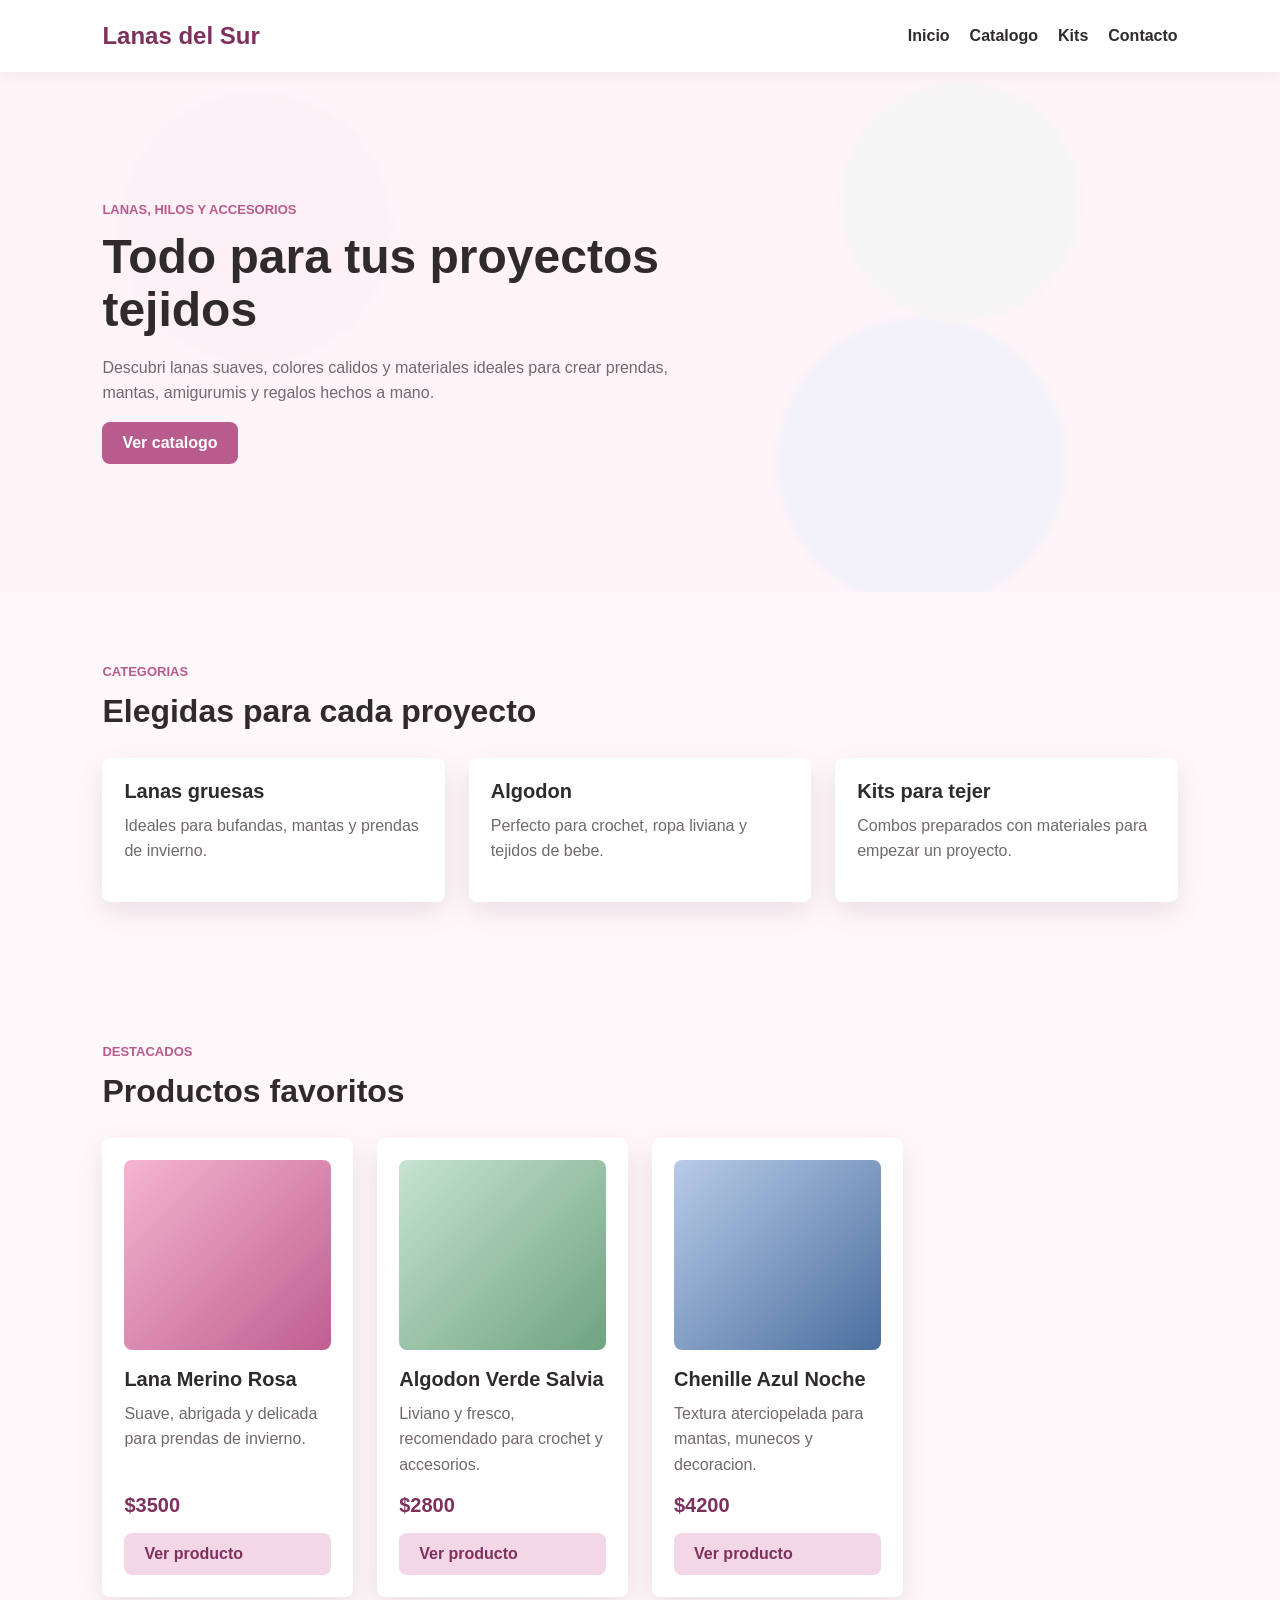
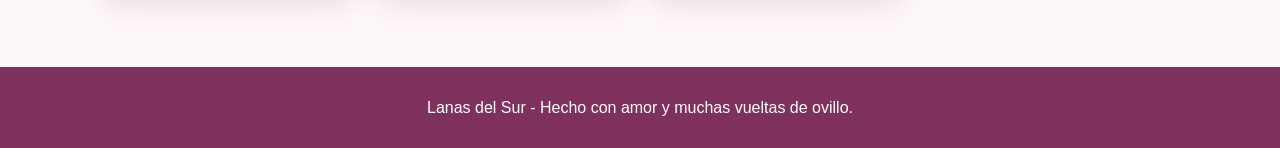
<file: index.html>
<!DOCTYPE html>
<html lang="es">
<head>
  <meta charset="UTF-8">
  <meta name="viewport" content="width=device-width, initial-scale=1.0">
  <title>Lanas del Sur</title>
  <link rel="stylesheet" href="css/styles.css">
</head>
<body>
  <header class="header">
    <a href="index.html" class="logo">Lanas del Sur</a>

    <nav class="nav">
      <a href="index.html">Inicio</a>
      <a href="catalogo.html">Catalogo</a>
      <a href="kits.html">Kits</a>
      <a href="contacto.html">Contacto</a>
    </nav>
  </header>

  <main>
    <section class="hero">
      <div class="hero-contenido">
        <p class="etiqueta">Lanas, hilos y accesorios</p>
        <h1>Todo para tus proyectos tejidos</h1>
        <p>
          Descubri lanas suaves, colores calidos y materiales ideales para
          crear prendas, mantas, amigurumis y regalos hechos a mano.
        </p>
        <a href="catalogo.html" class="boton">Ver catalogo</a>
      </div>
    </section>

    <section class="seccion">
      <div class="titulo-seccion">
        <p class="etiqueta">Categorias</p>
        <h2>Elegidas para cada proyecto</h2>
      </div>

      <div class="categorias-grid">
        <article class="categoria-card">
          <h3>Lanas gruesas</h3>
          <p>Ideales para bufandas, mantas y prendas de invierno.</p>
        </article>

        <article class="categoria-card">
          <h3>Algodon</h3>
          <p>Perfecto para crochet, ropa liviana y tejidos de bebe.</p>
        </article>

        <a href="kits.html" class="categoria-card">
          <h3>Kits para tejer</h3>
          <p>Combos preparados con materiales para empezar un proyecto.</p>
        </a>
      </div>
    </section>

    <section class="seccion">
      <div class="titulo-seccion">
        <p class="etiqueta">Destacados</p>
        <h2>Productos favoritos</h2>
      </div>

      <div class="productos-grid">
        <article class="producto-card">
          <div class="producto-imagen fondo-rosa"></div>
          <h3>Lana Merino Rosa</h3>
          <p>Suave, abrigada y delicada para prendas de invierno.</p>
          <span class="precio">$3500</span>
          <a href="catalogo.html" class="boton-secundario">Ver producto</a>
        </article>

        <article class="producto-card">
          <div class="producto-imagen fondo-verde"></div>
          <h3>Algodon Verde Salvia</h3>
          <p>Liviano y fresco, recomendado para crochet y accesorios.</p>
          <span class="precio">$2800</span>
          <a href="catalogo.html" class="boton-secundario">Ver producto</a>
        </article>

        <article class="producto-card">
          <div class="producto-imagen fondo-azul"></div>
          <h3>Chenille Azul Noche</h3>
          <p>Textura aterciopelada para mantas, munecos y decoracion.</p>
          <span class="precio">$4200</span>
          <a href="catalogo.html" class="boton-secundario">Ver producto</a>
        </article>
      </div>
    </section>
  </main>

  <footer class="footer">
    <p>Lanas del Sur - Hecho con amor y muchas vueltas de ovillo.</p>
  </footer>
</body>
</html>
</file>
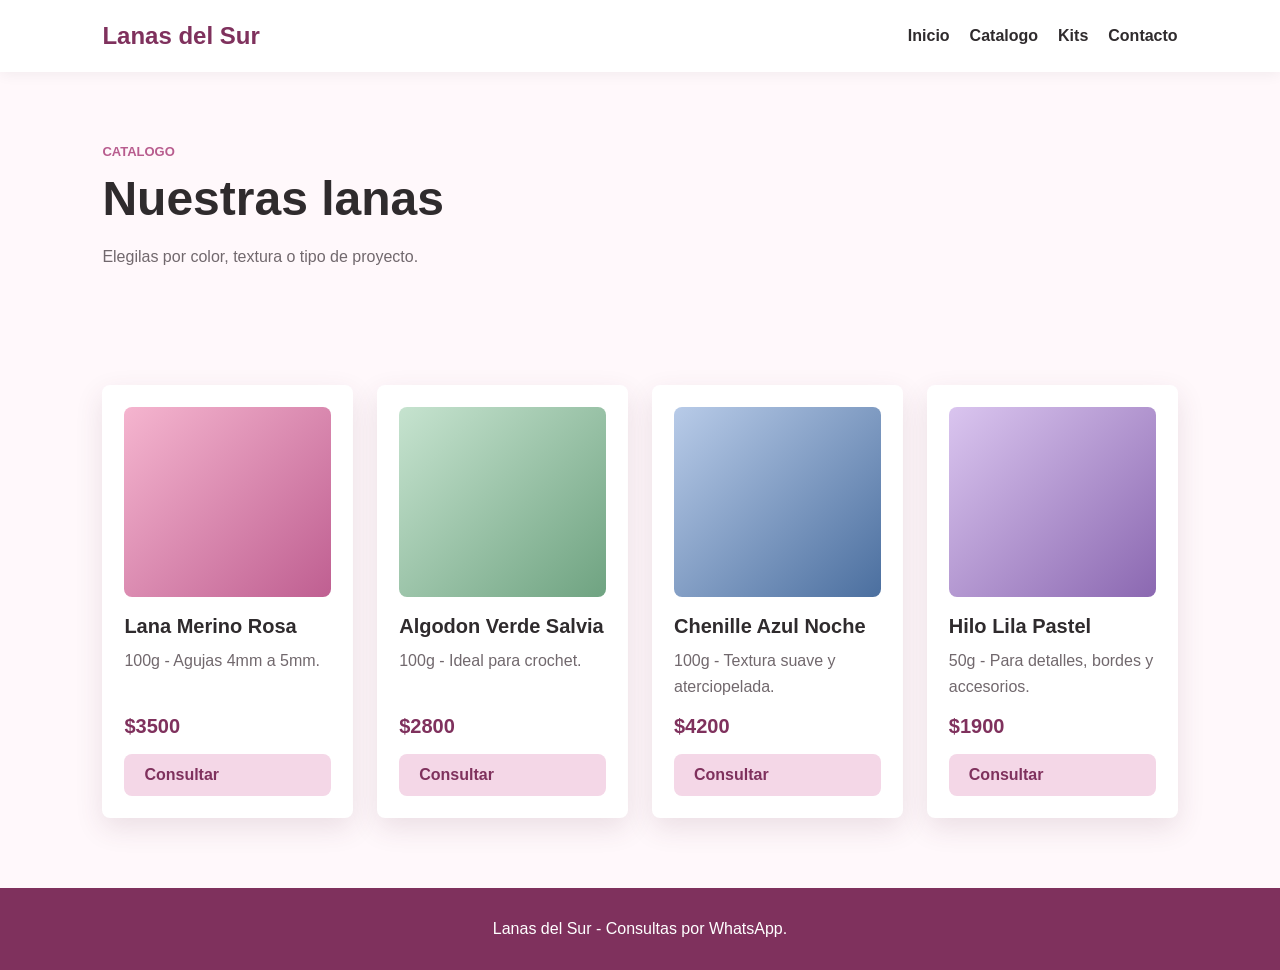
<file: catalogo.html>
<!DOCTYPE html>
<html lang="es">
<head>
  <meta charset="UTF-8">
  <meta name="viewport" content="width=device-width, initial-scale=1.0">
  <title>Catalogo | Lanas del Sur</title>
  <link rel="stylesheet" href="css/styles.css">
</head>
<body>
  <header class="header">
    <a href="index.html" class="logo">Lanas del Sur</a>

    <nav class="nav">
      <a href="index.html">Inicio</a>
      <a href="catalogo.html">Catalogo</a>
      <a href="kits.html">Kits</a>
      <a href="contacto.html">Contacto</a>
    </nav>
  </header>

  <main>
    <section class="pagina-encabezado">
      <p class="etiqueta">Catalogo</p>
      <h1>Nuestras lanas</h1>
      <p>Elegilas por color, textura o tipo de proyecto.</p>
    </section>

    <section class="seccion">
      <div class="productos-grid">
        <article class="producto-card">
          <div class="producto-imagen fondo-rosa"></div>
          <h3>Lana Merino Rosa</h3>
          <p>100g - Agujas 4mm a 5mm.</p>
          <span class="precio">$3500</span>
          <a href="https://wa.me/5492616409802?text=Hola,%20quiero%20consultar%20por%20la%20Lana%20Merino%20Rosa" class="boton-secundario">Consultar</a>
        </article>

        <article class="producto-card">
          <div class="producto-imagen fondo-verde"></div>
          <h3>Algodon Verde Salvia</h3>
          <p>100g - Ideal para crochet.</p>
          <span class="precio">$2800</span>
          <a href="https://wa.me/5492616409802?text=Hola,%20quiero%20consultar%20por%20el%20Algodon%20Verde%20Salvia" class="boton-secundario">Consultar</a>
        </article>

        <article class="producto-card">
          <div class="producto-imagen fondo-azul"></div>
          <h3>Chenille Azul Noche</h3>
          <p>100g - Textura suave y aterciopelada.</p>
          <span class="precio">$4200</span>
          <a href="https://wa.me/5492616409802?text=Hola,%20quiero%20consultar%20por%20el%20Chenille%20Azul%20Noche" class="boton-secundario">Consultar</a>
        </article>

        <article class="producto-card">
          <div class="producto-imagen fondo-lila"></div>
          <h3>Hilo Lila Pastel</h3>
          <p>50g - Para detalles, bordes y accesorios.</p>
          <span class="precio">$1900</span>
          <a href="https://wa.me/5492616409802?text=Hola,%20quiero%20consultar%20por%20el%20Hilo%20Lila%20Pastel" class="boton-secundario">Consultar</a>
        </article>
      </div>
    </section>
  </main>

  <footer class="footer">
    <p>Lanas del Sur - Consultas por WhatsApp.</p>
  </footer>
</body>
</html>
</file>
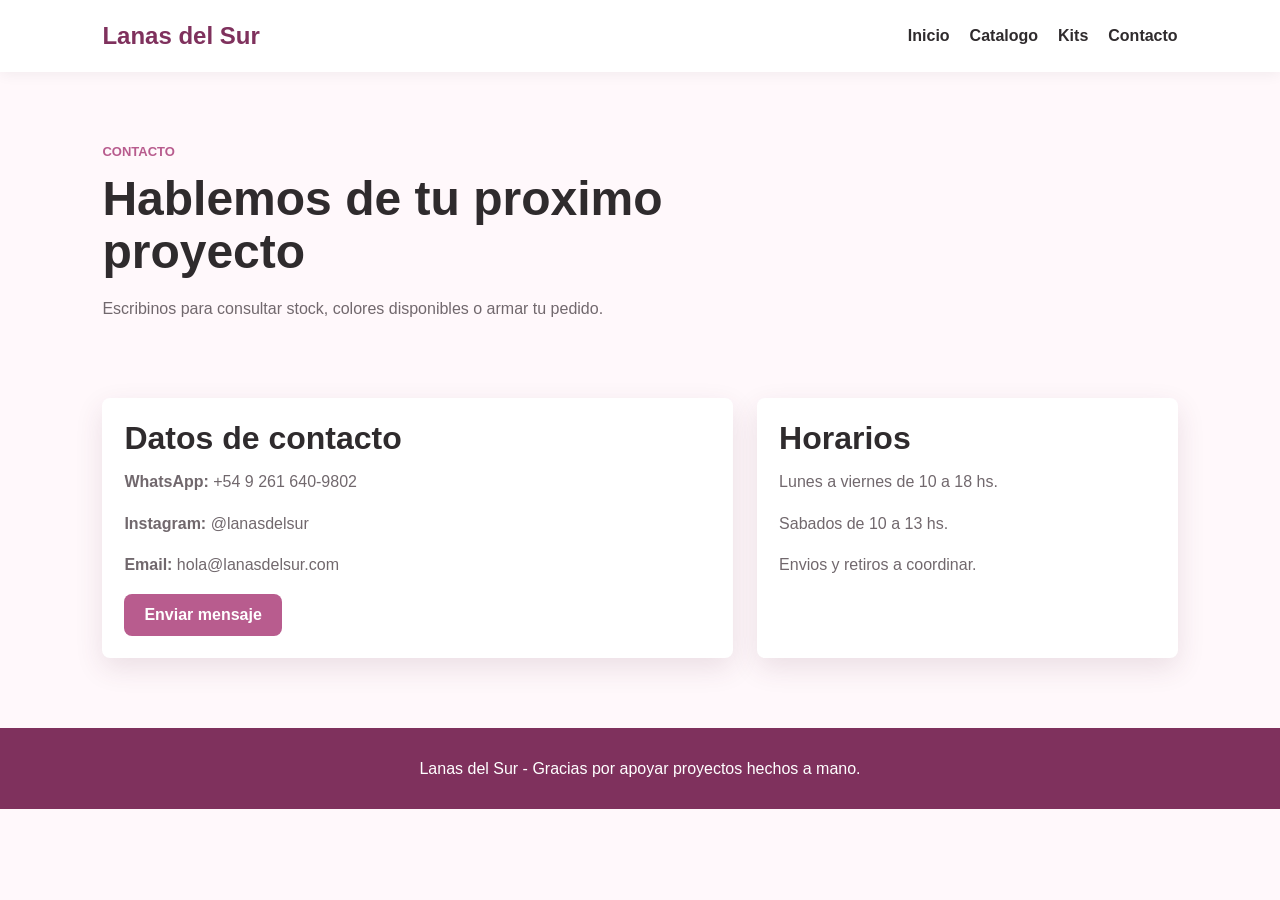
<file: contacto.html>
<!DOCTYPE html>
<html lang="es">
<head>
  <meta charset="UTF-8">
  <meta name="viewport" content="width=device-width, initial-scale=1.0">
  <title>Contacto | Lanas del Sur</title>
  <link rel="stylesheet" href="css/styles.css">
</head>
<body>
  <header class="header">
    <a href="index.html" class="logo">Lanas del Sur</a>

    <nav class="nav">
      <a href="index.html">Inicio</a>
      <a href="catalogo.html">Catalogo</a>
      <a href="kits.html">Kits</a>
      <a href="contacto.html">Contacto</a>
    </nav>
  </header>

  <main>
    <section class="pagina-encabezado">
      <p class="etiqueta">Contacto</p>
      <h1>Hablemos de tu proximo proyecto</h1>
      <p>Escribinos para consultar stock, colores disponibles o armar tu pedido.</p>
    </section>

    <section class="contacto-contenedor">
      <article class="contacto-card">
        <h2>Datos de contacto</h2>
        <p><strong>WhatsApp:</strong> +54 9 261 640-9802</p>
        <p><strong>Instagram:</strong> @lanasdelsur</p>
        <p><strong>Email:</strong> hola@lanasdelsur.com</p>
        <a href="https://wa.me/5492616409802" class="boton">Enviar mensaje</a>
      </article>

      <article class="contacto-card">
        <h2>Horarios</h2>
        <p>Lunes a viernes de 10 a 18 hs.</p>
        <p>Sabados de 10 a 13 hs.</p>
        <p>Envios y retiros a coordinar.</p>
      </article>
    </section>
  </main>

  <footer class="footer">
    <p>Lanas del Sur - Gracias por apoyar proyectos hechos a mano.</p>
  </footer>
</body>
</html>
</file>
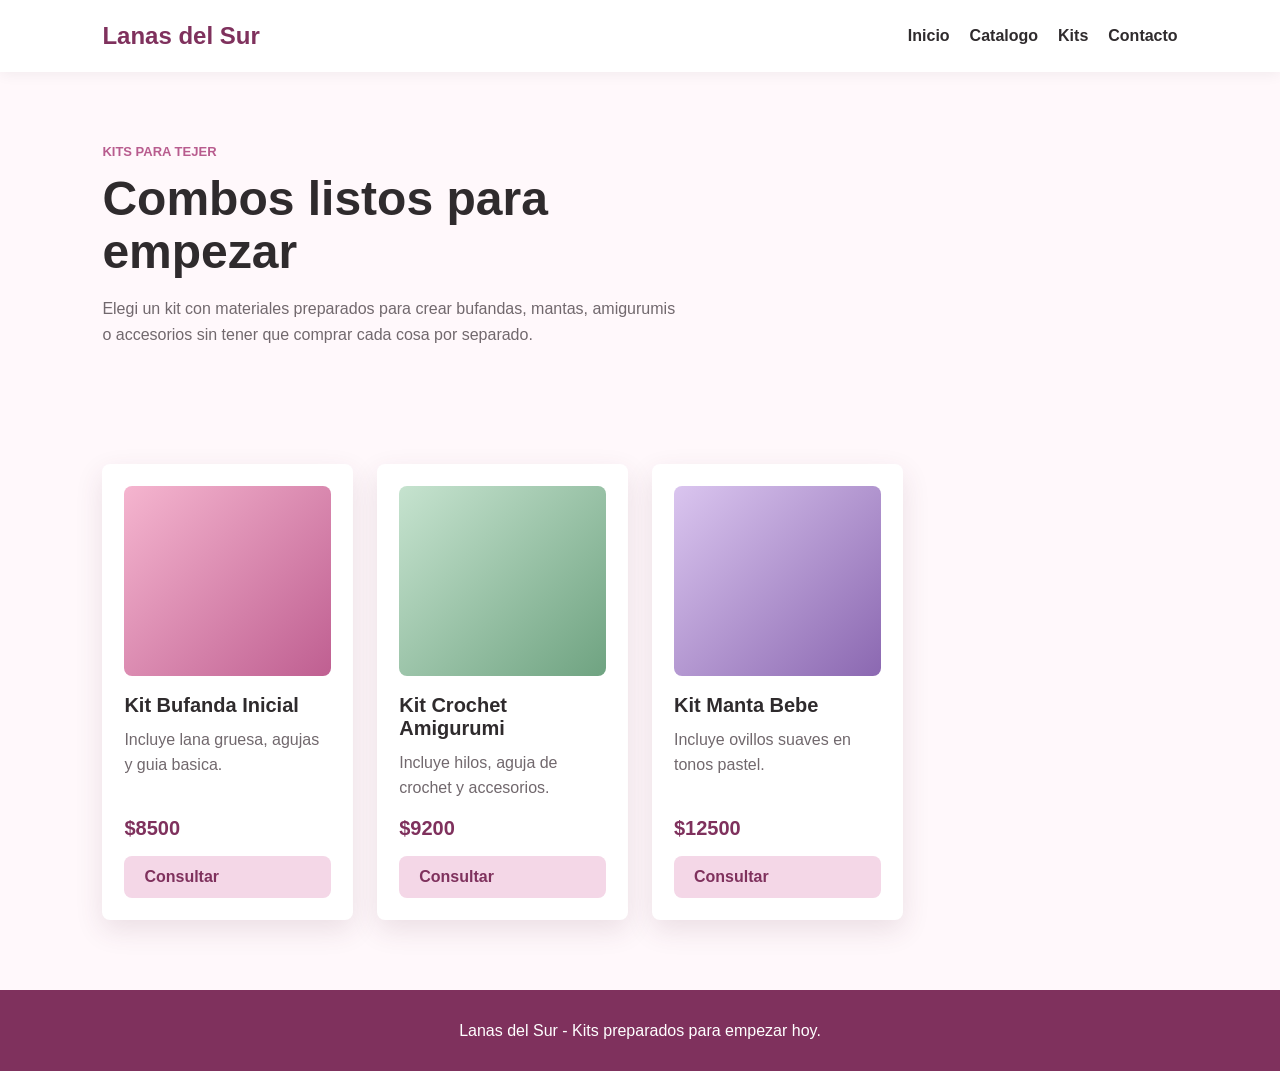
<file: kits.html>
<!DOCTYPE html>
<html lang="es">
<head>
  <meta charset="UTF-8">
  <meta name="viewport" content="width=device-width, initial-scale=1.0">
  <title>Kits para tejer | Lanas del Sur</title>
  <link rel="stylesheet" href="css/styles.css">
</head>
<body>
  <header class="header">
    <a href="index.html" class="logo">Lanas del Sur</a>

    <nav class="nav">
      <a href="index.html">Inicio</a>
      <a href="catalogo.html">Catalogo</a>
      <a href="kits.html">Kits</a>
      <a href="contacto.html">Contacto</a>
    </nav>
  </header>

  <main>
    <section class="pagina-encabezado">
      <p class="etiqueta">Kits para tejer</p>
      <h1>Combos listos para empezar</h1>
      <p>
        Elegi un kit con materiales preparados para crear bufandas, mantas,
        amigurumis o accesorios sin tener que comprar cada cosa por separado.
      </p>
    </section>

    <section class="seccion">
      <div class="productos-grid">
        <article class="producto-card">
          <div class="producto-imagen fondo-rosa"></div>
          <h3>Kit Bufanda Inicial</h3>
          <p>Incluye lana gruesa, agujas y guia basica.</p>
          <span class="precio">$8500</span>
          <a href="https://wa.me/5492616409802?text=Hola,%20quiero%20consultar%20por%20el%20Kit%20Bufanda%20Inicial" class="boton-secundario">Consultar</a>
        </article>

        <article class="producto-card">
          <div class="producto-imagen fondo-verde"></div>
          <h3>Kit Crochet Amigurumi</h3>
          <p>Incluye hilos, aguja de crochet y accesorios.</p>
          <span class="precio">$9200</span>
          <a href="https://wa.me/5492616409802?text=Hola,%20quiero%20consultar%20por%20el%20Kit%20Crochet%20Amigurumi" class="boton-secundario">Consultar</a>
        </article>

        <article class="producto-card">
          <div class="producto-imagen fondo-lila"></div>
          <h3>Kit Manta Bebe</h3>
          <p>Incluye ovillos suaves en tonos pastel.</p>
          <span class="precio">$12500</span>
          <a href="https://wa.me/5492616409802?text=Hola,%20quiero%20consultar%20por%20el%20Kit%20Manta%20Bebe" class="boton-secundario">Consultar</a>
        </article>
      </div>
    </section>
  </main>

  <footer class="footer">
    <p>Lanas del Sur - Kits preparados para empezar hoy.</p>
  </footer>
</body>
</html>
</file>
<file: css/styles.css>
:root {
  --color-fondo: #fff8fb;
  --color-superficie: #ffffff;
  --color-principal: #b85c8e;
  --color-principal-oscuro: #7f315d;
  --color-secundario: #f4d7e7;
  --color-texto: #2f2b2d;
  --color-suave: #71686d;
  --sombra: 0 10px 28px rgba(92, 38, 66, 0.12);
}

* {
  box-sizing: border-box;
}

body {
  margin: 0;
  font-family: Arial, Helvetica, sans-serif;
  color: var(--color-texto);
  background-color: var(--color-fondo);
}

a {
  color: inherit;
  text-decoration: none;
}

.header {
  display: flex;
  justify-content: space-between;
  align-items: center;
  gap: 24px;
  padding: 22px 8%;
  background-color: var(--color-superficie);
  box-shadow: 0 2px 14px rgba(0, 0, 0, 0.06);
  position: sticky;
  top: 0;
  z-index: 10;
}

.logo {
  font-size: 24px;
  font-weight: 700;
  color: var(--color-principal-oscuro);
}

.nav {
  display: flex;
  gap: 20px;
  font-weight: 600;
}

.nav a:hover {
  color: var(--color-principal);
}

.hero {
  min-height: 520px;
  display: flex;
  align-items: center;
  padding: 70px 8%;
  background:
    linear-gradient(rgba(255, 248, 251, 0.88), rgba(255, 248, 251, 0.88)),
    radial-gradient(circle at 20% 30%, #f1b8d1 0 12%, transparent 13%),
    radial-gradient(circle at 75% 25%, #b7dcc5 0 11%, transparent 12%),
    radial-gradient(circle at 72% 75%, #a8c7e9 0 14%, transparent 15%),
    var(--color-secundario);
}

.hero-contenido {
  max-width: 620px;
}

.etiqueta {
  margin: 0 0 10px;
  color: var(--color-principal);
  font-weight: 700;
  text-transform: uppercase;
  font-size: 13px;
}

h1,
h2,
h3,
p {
  margin-top: 0;
}

h1 {
  font-size: 48px;
  line-height: 1.1;
  margin-bottom: 18px;
}

h2 {
  font-size: 32px;
  margin-bottom: 12px;
}

h3 {
  font-size: 20px;
  margin-bottom: 10px;
}

p {
  line-height: 1.6;
  color: var(--color-suave);
}

.boton,
.boton-secundario {
  display: inline-block;
  border-radius: 8px;
  padding: 12px 20px;
  font-weight: 700;
  transition: 0.2s ease;
}

.boton {
  color: #ffffff;
  background-color: var(--color-principal);
}

.boton:hover {
  background-color: var(--color-principal-oscuro);
}

.boton-secundario {
  color: var(--color-principal-oscuro);
  background-color: var(--color-secundario);
}

.boton-secundario:hover {
  background-color: #ecc0d8;
}

.seccion {
  padding: 70px 8%;
}

.titulo-seccion {
  margin-bottom: 28px;
}

.categorias-grid,
.productos-grid,
.contacto-contenedor {
  display: grid;
  gap: 24px;
}

.categorias-grid {
  grid-template-columns: repeat(3, 1fr);
}

.productos-grid {
  grid-template-columns: repeat(4, 1fr);
}

.categoria-card,
.producto-card,
.contacto-card {
  background-color: var(--color-superficie);
  border-radius: 8px;
  padding: 22px;
  box-shadow: var(--sombra);
}

.producto-card {
  display: flex;
  flex-direction: column;
}

.producto-imagen {
  min-height: 190px;
  border-radius: 8px;
  margin-bottom: 18px;
}

.fondo-rosa {
  background: linear-gradient(135deg, #f5b5cf, #bf5f91);
}

.fondo-verde {
  background: linear-gradient(135deg, #c6e3cf, #6fa381);
}

.fondo-azul {
  background: linear-gradient(135deg, #b8cbe8, #4b6f9f);
}

.fondo-lila {
  background: linear-gradient(135deg, #dac5ef, #8b68b1);
}

.precio {
  display: block;
  margin: auto 0 16px;
  color: var(--color-principal-oscuro);
  font-size: 20px;
  font-weight: 700;
}

.pagina-encabezado {
  padding: 70px 8% 30px;
  max-width: 780px;
}

.contacto-contenedor {
  grid-template-columns: 1.2fr 0.8fr;
  padding: 30px 8% 70px;
}

.footer {
  padding: 28px 8%;
  text-align: center;
  background-color: var(--color-principal-oscuro);
}

.footer p {
  margin: 0;
  color: #ffffff;
}

@media (max-width: 900px) {
  .productos-grid {
    grid-template-columns: repeat(2, 1fr);
  }

  .categorias-grid,
  .contacto-contenedor {
    grid-template-columns: 1fr;
  }
}

@media (max-width: 600px) {
  .header {
    flex-direction: column;
    align-items: flex-start;
  }

  .nav {
    width: 100%;
    justify-content: space-between;
    gap: 12px;
  }

  h1 {
    font-size: 36px;
  }

  h2 {
    font-size: 26px;
  }

  .hero {
    min-height: auto;
    padding: 56px 6%;
  }

  .seccion,
  .pagina-encabezado,
  .contacto-contenedor {
    padding-left: 6%;
    padding-right: 6%;
  }

  .productos-grid {
    grid-template-columns: 1fr;
  }
}
</file>
